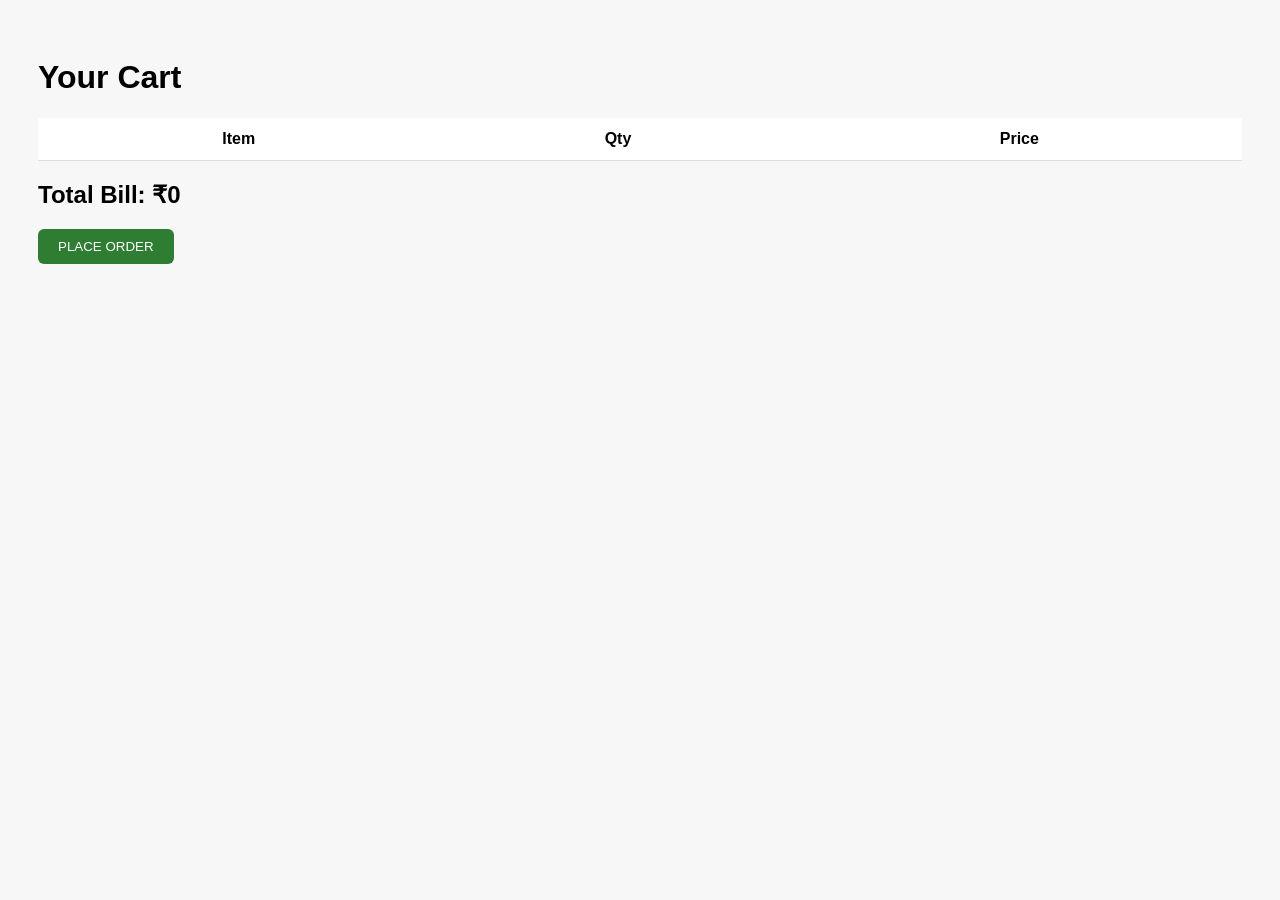
<file: cart.html>
<!DOCTYPE html>
<html>
<head>
<title>Cart</title>
<style>
body{font-family:Arial;background:#f7f7f7;padding:30px}
table{width:100%;background:#fff;border-collapse:collapse}
th,td{padding:12px;border-bottom:1px solid #ddd;text-align:center}
.total{font-weight:bold}
button{background:#2e7d32;color:#fff;padding:10px 20px;border:none;border-radius:6px}
</style>
</head>
<body>

<h1>Your Cart</h1>

<table id="cartTable">
<tr><th>Item</th><th>Qty</th><th>Price</th></tr>
</table>

<h2 id="total"></h2>

<button onclick="placeOrder()">PLACE ORDER</button>

<script>
let cart = JSON.parse(localStorage.getItem("cart")) || [];
let table = document.getElementById("cartTable");
let total = 0;

cart.forEach(i=>{
    total += i.price * i.qty;
    table.innerHTML += `<tr>
        <td>${i.name}</td>
        <td>${i.qty}</td>
        <td>₹${i.price * i.qty}</td>
    </tr>`;
});

document.getElementById("total").innerText = "Total Bill: ₹" + total;

function placeOrder(){
    localStorage.removeItem("cart");
    window.location.href="order-success.html";
}
</script>

</body>
</html>
</file>
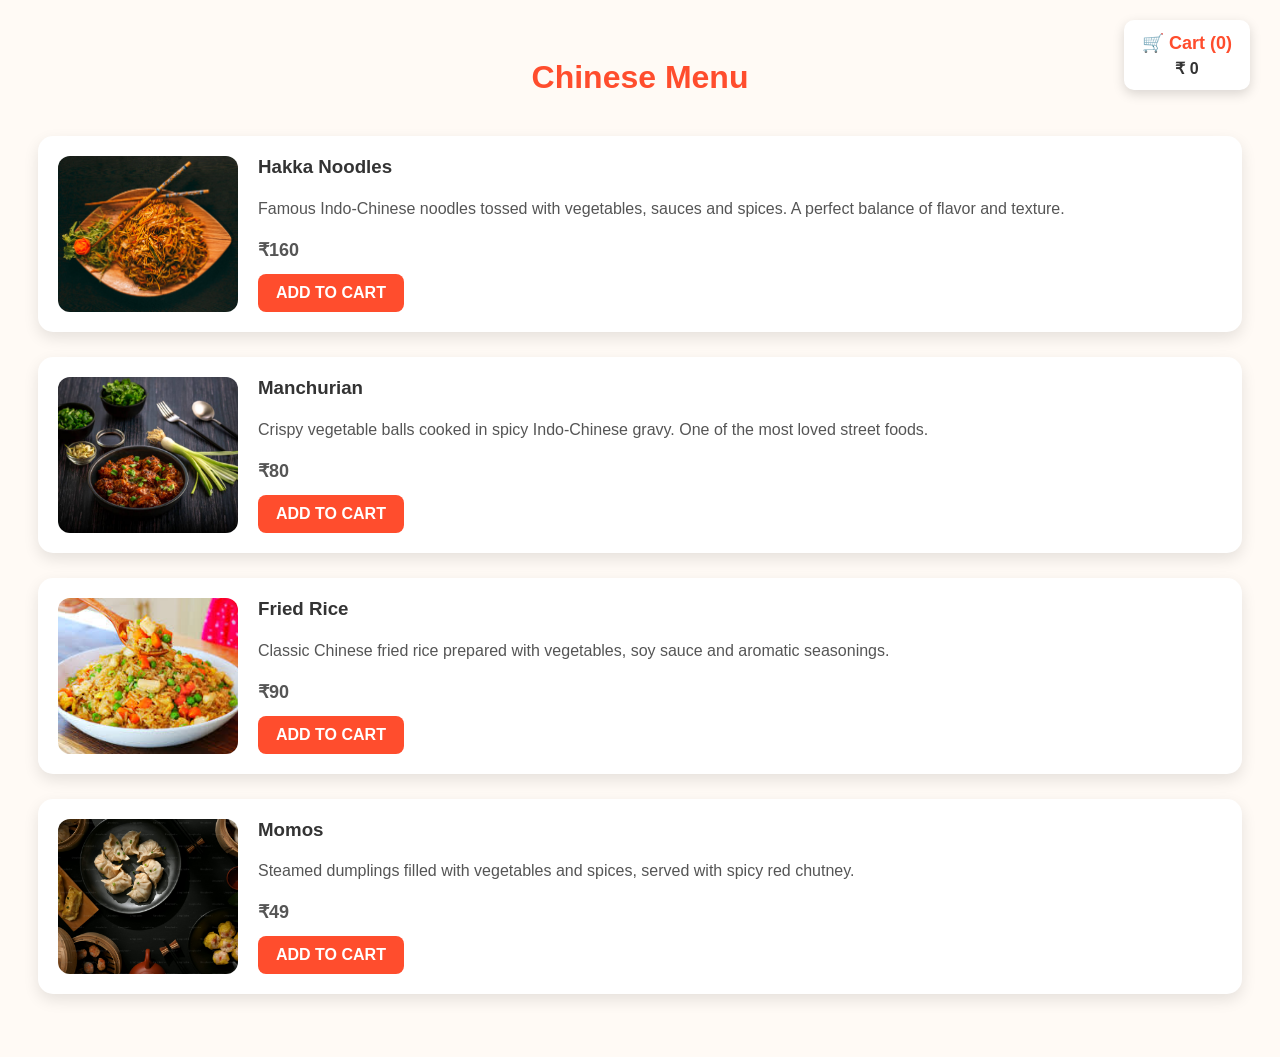
<file: chinese.html>
<!DOCTYPE html>
<html lang="en">

<head>
    <meta charset="UTF-8">
    <title>Chinese Menu</title>

    <style>
        body {
            font-family: Arial, sans-serif;
            background: #fffaf5;
            padding: 30px;
        }

        h1 {
            text-align: center;
            color: #ff4d2d;
            margin-bottom: 40px;
        }

        /* CART BOX */
        .cart-box {
            position: fixed;
            top: 20px;
            right: 30px;
            background: white;
            padding: 12px 18px;
            border-radius: 10px;
            box-shadow: 0 4px 12px rgba(0,0,0,0.15);
            z-index: 999;
            text-align: center;
        }

        .cart-box a {
            text-decoration: none;
            font-size: 18px;
            color: #ff4d2d;
            font-weight: bold;
        }

        .cart-total {
            color: #333;
            font-weight: bold;
            margin-top: 5px;
        }

        /* MENU ITEM */
        .item {
            display: flex;
            gap: 20px;
            background: white;
            padding: 20px;
            margin-bottom: 25px;
            border-radius: 15px;
            box-shadow: 0 6px 15px rgba(0, 0, 0, 0.1);
            transition: transform 0.3s ease, box-shadow 0.3s ease;
        }

        .item:hover {
            transform: translateY(-8px);
            box-shadow: 0 14px 28px rgba(0, 0, 0, 0.2);
        }

        .item img {
            width: 180px;
            border-radius: 12px;
            object-fit: cover;
            transition: transform 0.4s ease;
        }

        .item:hover img {
            transform: scale(1.08);
        }

        .item-content {
            flex: 1;
        }

        .item-content h3 {
            margin-top: 0;
            color: #333;
        }

        .item-content p {
            color: #555;
            line-height: 1.5;
        }

        .price {
            color: #ff4d2d;
            font-weight: bold;
            font-size: 18px;
            margin: 10px 0;
        }

        .btn {
            text-decoration: none;
            color: white;
            background: #ff4d2d;
            padding: 10px 18px;
            border-radius: 8px;
            display: inline-block;
            font-weight: bold;
            transition: background 0.3s ease, transform 0.3s ease;
        }

        .btn:hover {
            background: #e63e22;
            transform: scale(1.05);
        }
    </style>
</head>

<body>

    <!-- CART -->
    <div class="cart-box">
        <a href="cart.html">🛒 Cart (<span id="cartCount">0</span>)</a>
        <div class="cart-total">₹ <span id="cartTotal">0</span></div>
    </div>

    <h1>Chinese Menu</h1>

    <!-- ITEM 1 -->
    <div class="item">
        <img src="images/hakka noodle.jpg">
        <div class="item-content">
            <h3>Hakka Noodles</h3>
            <p>
                Famous Indo-Chinese noodles tossed with vegetables, sauces and spices.
                A perfect balance of flavor and texture.
            </p>
            <p class="price">₹160</p>
            <a href="#" class="btn" onclick="addToCart('Hakka Noodles',160)">ADD TO CART</a>
        </div>
    </div>

    <!-- ITEM 2 -->
    <div class="item">
        <img src="images/manchurian.jpg">
        <div class="item-content">
            <h3>Manchurian</h3>
            <p>
                Crispy vegetable balls cooked in spicy Indo-Chinese gravy.
                One of the most loved street foods.
            </p>
            <p class="price">₹80</p>
            <a href="#" class="btn" onclick="addToCart('Manchurian',80)">ADD TO CART</a>
        </div>
    </div>

    <!-- ITEM 3 -->
    <div class="item">
        <img src="images/fried rice.jpg">
        <div class="item-content">
            <h3>Fried Rice</h3>
            <p>
                Classic Chinese fried rice prepared with vegetables, soy sauce
                and aromatic seasonings.
            </p>
            <p class="price">₹90</p>
            <a href="#" class="btn" onclick="addToCart('Fried Rice',90)">ADD TO CART</a>
        </div>
    </div>

    <!-- ITEM 4 -->
    <div class="item">
        <img src="images/momos.jpg">
        <div class="item-content">
            <h3>Momos</h3>
            <p>
                Steamed dumplings filled with vegetables and spices,
                served with spicy red chutney.
            </p>
            <p class="price">₹49</p>
            <a href="#" class="btn" onclick="addToCart('Momos',49)">ADD TO CART</a>
        </div>
    </div>

    <!-- CART JS -->
    <script src="cart.js"></script>

</body>
</html>
</file>
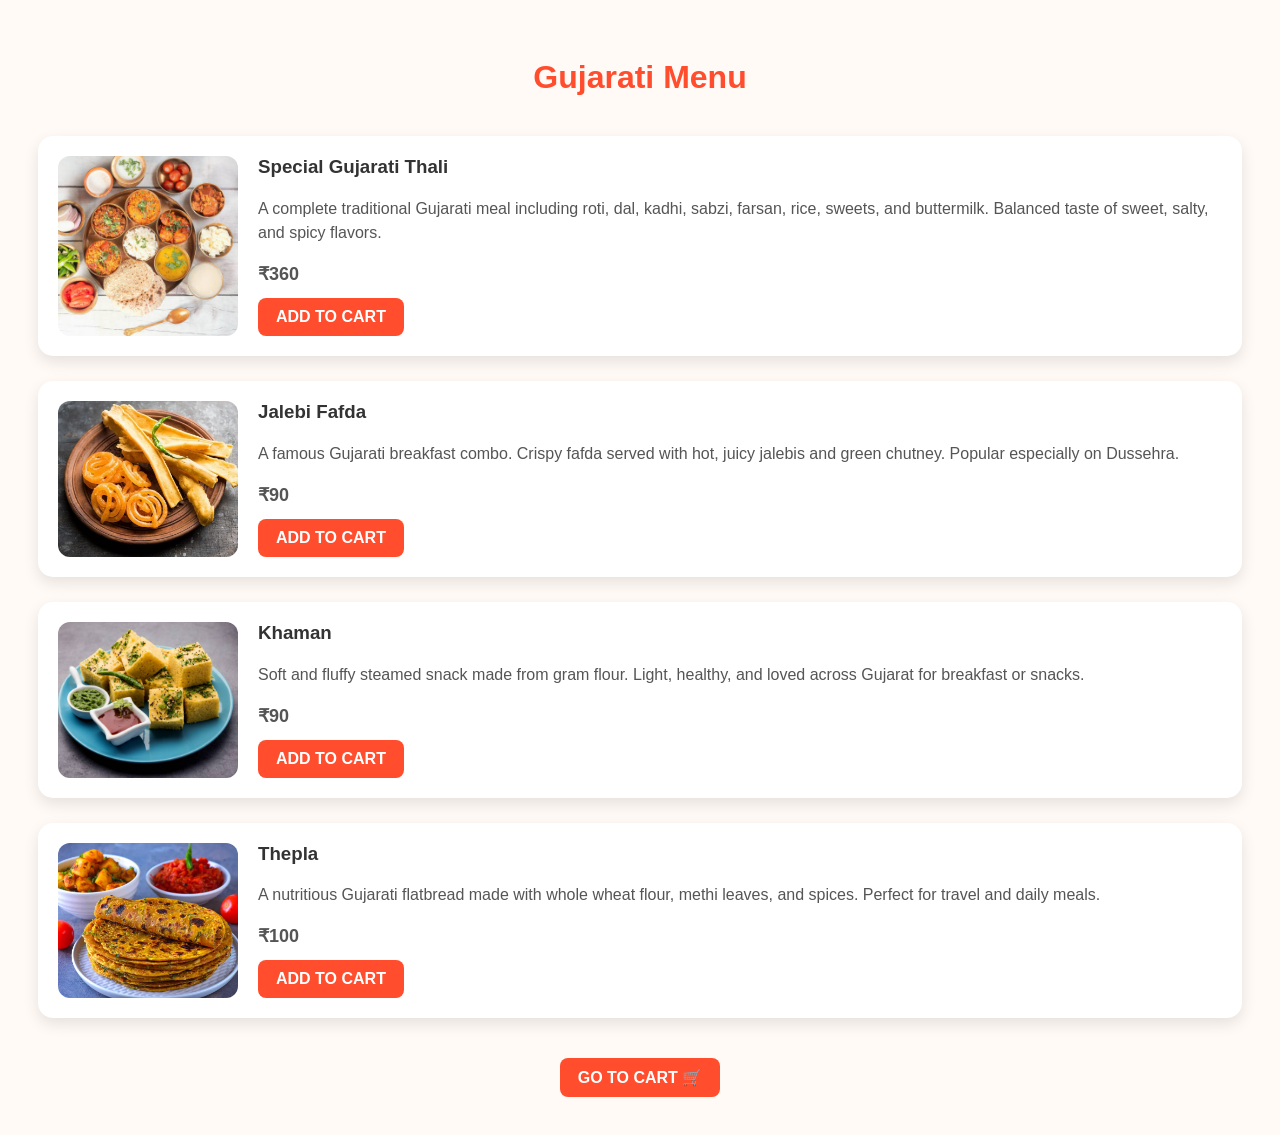
<file: gujarati menu.html>
<!DOCTYPE html>
<html lang="en">

<head>
    <meta charset="UTF-8">
    <title>Gujarati Menu</title>

    <style>
        body {
            font-family: Arial, sans-serif;
            background: #fffaf5;
            padding: 30px;
        }

        h1 {
            text-align: center;
            color: #ff4d2d;
            margin-bottom: 40px;
        }

        .item {
            display: flex;
            gap: 20px;
            background: #ffffff;
            padding: 20px;
            margin-bottom: 25px;
            border-radius: 15px;
            box-shadow: 0 6px 15px rgba(0, 0, 0, 0.1);
            transition: transform 0.3s;
        }

        .item:hover {
            transform: scale(1.02);
        }

        .item img {
            width: 180px;
            border-radius: 12px;
            object-fit: cover;
        }

        .item-content {
            flex: 1;
        }

        .item-content h3 {
            margin-top: 0;
            color: #333;
        }

        .item-content p {
            color: #555;
            line-height: 1.5;
        }

        .price {
            font-size: 18px;
            color: #ff4d2d;
            font-weight: bold;
            margin: 10px 0;
        }

        .btn {
            text-decoration: none;
            color: white;
            background: #ff4d2d;
            padding: 10px 18px;
            border-radius: 8px;
            display: inline-block;
            font-weight: bold;
            transition: background 0.3s;
        }

        .btn:hover {
            background: #e63b1f;
        }

        .cart-link {
            display: block;
            text-align: center;
            margin-top: 40px;
        }
    </style>
</head>

<body>

    <h1>Gujarati Menu</h1>

    <!-- ITEM 1 -->
    <div class="item">
        <img src="images/gujarati thali.jpg">
        <div class="item-content">
            <h3>Special Gujarati Thali</h3>
            <p>
                A complete traditional Gujarati meal including roti, dal, kadhi, sabzi,
                farsan, rice, sweets, and buttermilk. Balanced taste of sweet, salty,
                and spicy flavors.
            </p>
            <p class="price">₹360</p>
            <a href="#" class="btn" onclick="addToCart('Special Gujarati Thali',360)">
                ADD TO CART
            </a>
        </div>
    </div>

    <!-- ITEM 2 -->
    <div class="item">
        <img src="images/jalebi fafda.webp">
        <div class="item-content">
            <h3>Jalebi Fafda</h3>
            <p>
                A famous Gujarati breakfast combo. Crispy fafda served with hot,
                juicy jalebis and green chutney. Popular especially on Dussehra.
            </p>
            <p class="price">₹90</p>
            <a href="#" class="btn" onclick="addToCart('Jalebi Fafda',90)">
                ADD TO CART
            </a>
        </div>
    </div>

    <!-- ITEM 3 -->
    <div class="item">
        <img src="images/khaman.jpg">
        <div class="item-content">
            <h3>Khaman</h3>
            <p>
                Soft and fluffy steamed snack made from gram flour.
                Light, healthy, and loved across Gujarat for breakfast or snacks.
            </p>
            <p class="price">₹90</p>
            <a href="#" class="btn" onclick="addToCart('Khaman',90)">
                ADD TO CART
            </a>
        </div>
    </div>

    <!-- ITEM 4 -->
    <div class="item">
        <img src="images/thepla.webp">
        <div class="item-content">
            <h3>Thepla</h3>
            <p>
                A nutritious Gujarati flatbread made with whole wheat flour,
                methi leaves, and spices. Perfect for travel and daily meals.
            </p>
            <p class="price">₹100</p>
            <a href="#" class="btn" onclick="addToCart('Thepla',100)">
                ADD TO CART
            </a>
        </div>
    </div>

    <!-- GO TO CART -->
    <div class="cart-link">
        <a href="cart.html" class="btn">GO TO CART 🛒</a>
    </div>

    <!-- CART JS -->
    <script src="cart.js"></script>

</body>

</html>
</file>
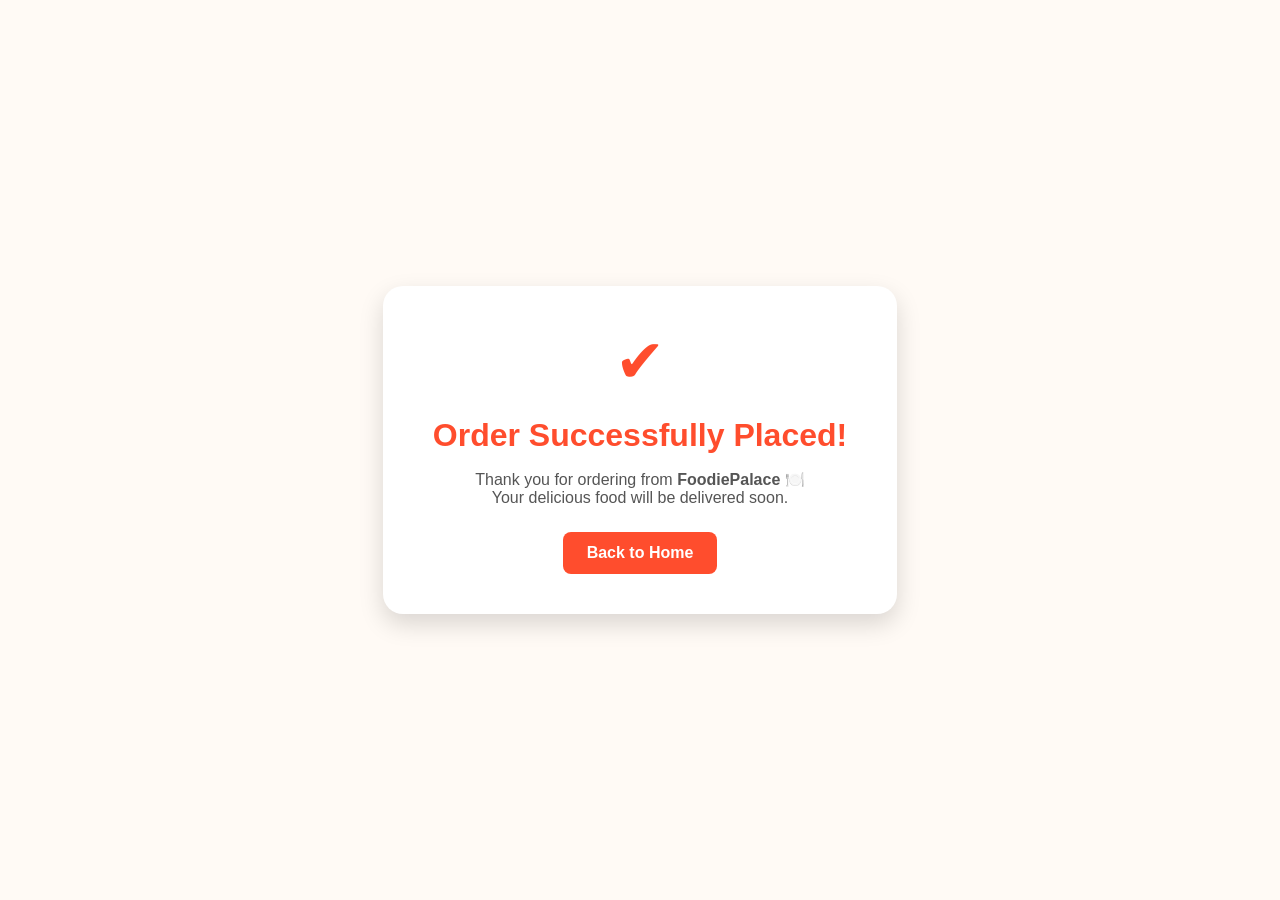
<file: order-success.html>
<!DOCTYPE html>
<html lang="en">

<head>
    <meta charset="UTF-8">
    <title>Order Successful</title>

    <style>
        body {
            margin: 0;
            height: 100vh;
            display: flex;
            justify-content: center;
            align-items: center;
            font-family: Arial, Helvetica, sans-serif;
            background: #fffaf5;
        }

        .success-box {
            background: white;
            padding: 40px 50px;
            border-radius: 20px;
            text-align: center;
            box-shadow: 0 10px 25px rgba(0, 0, 0, 0.15);
            animation: pop 0.6s ease;
        }

        @keyframes pop {
            from {
                transform: scale(0.7);
                opacity: 0;
            }

            to {
                transform: scale(1);
                opacity: 1;
            }
        }

        .success-icon {
            font-size: 60px;
            color: #ff4d2d;
            margin-bottom: 20px;
        }

        h1 {
            color: #ff4d2d;
            margin-bottom: 10px;
        }

        p {
            color: #555;
            margin-bottom: 25px;
            font-size: 16px;
        }

        a {
            text-decoration: none;
            background: #ff4d2d;
            color: white;
            padding: 12px 24px;
            border-radius: 8px;
            font-weight: bold;
            display: inline-block;
            transition: background 0.3s ease, transform 0.3s ease;
        }

        a:hover {
            background: #e63e22;
            transform: scale(1.05);
        }
    </style>
</head>

<body>

    <div class="success-box">
        <div class="success-icon">✔</div>
        <h1>Order Successfully Placed!</h1>
        <p>
            Thank you for ordering from <b>FoodiePalace</b> 🍽️<br>
            Your delicious food will be delivered soon.
        </p>
        <a href="index.html">Back to Home</a>
    </div>

</body>

</html>
</file>
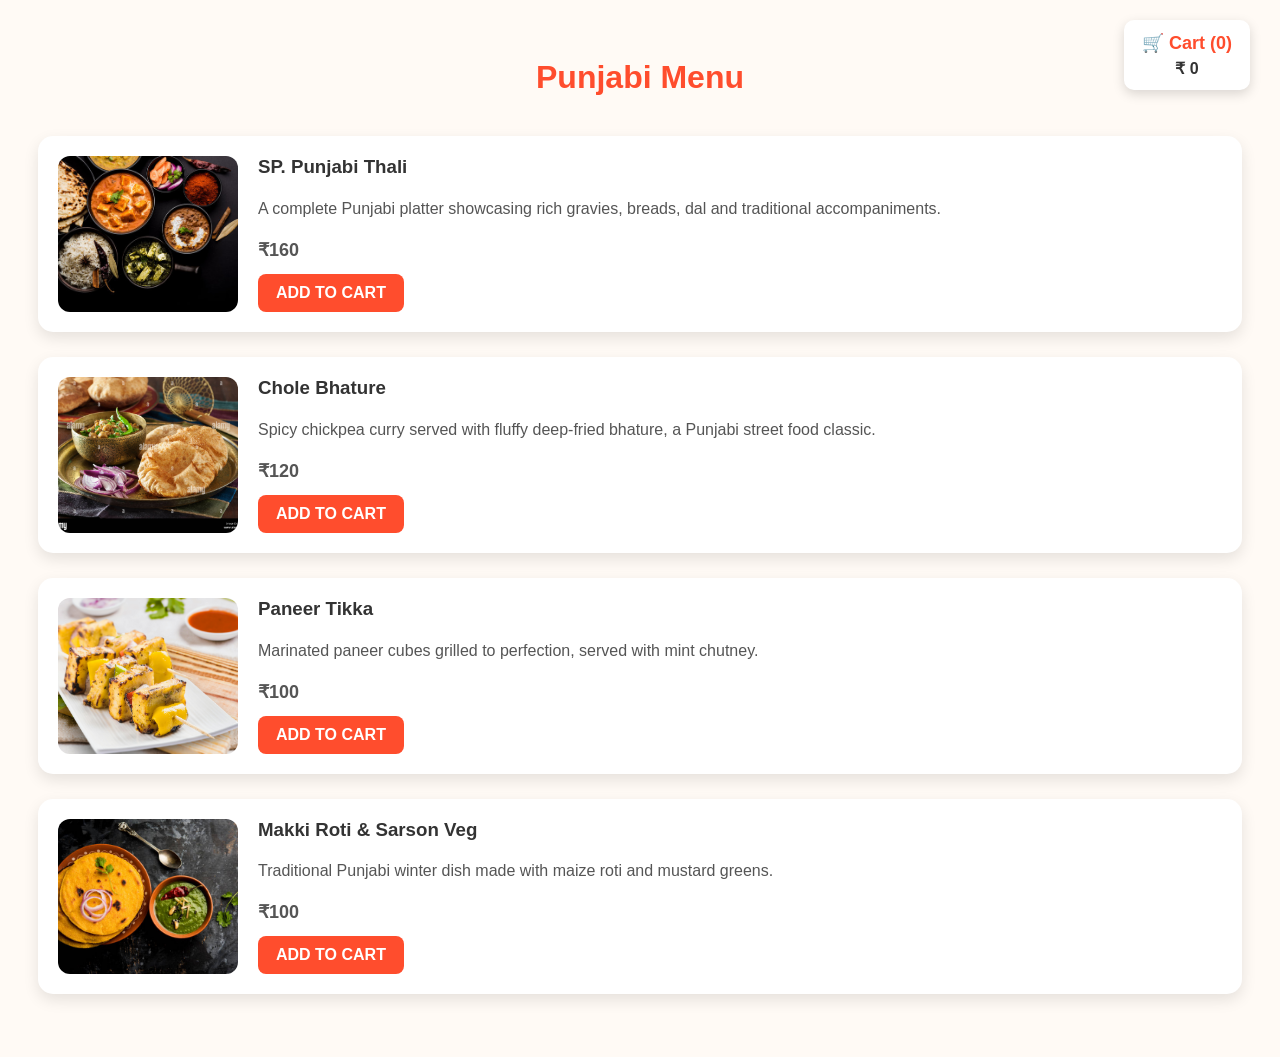
<file: punjabi menu.html>
<!DOCTYPE html>
<html lang="en">

<head>
    <meta charset="UTF-8">
    <title>Punjabi Menu</title>

    <style>
        body {
            font-family: Arial, sans-serif;
            background: #fffaf5;
            padding: 30px;
        }

        h1 {
            text-align: center;
            color: #ff4d2d;
            margin-bottom: 40px;
        }

        /* CART BOX */
        .cart-box {
            position: fixed;
            top: 20px;
            right: 30px;
            background: white;
            padding: 12px 18px;
            border-radius: 10px;
            box-shadow: 0 4px 12px rgba(0,0,0,0.15);
            z-index: 999;
            text-align: center;
        }

        .cart-box a {
            text-decoration: none;
            font-size: 18px;
            color: #ff4d2d;
            font-weight: bold;
        }

        .cart-total {
            color: #333;
            font-weight: bold;
            margin-top: 5px;
        }

        /* MENU ITEM */
        .item {
            display: flex;
            gap: 20px;
            background: white;
            padding: 20px;
            margin-bottom: 25px;
            border-radius: 15px;
            box-shadow: 0 6px 15px rgba(0, 0, 0, 0.1);
            transition: transform 0.3s ease, box-shadow 0.3s ease;
        }

        .item:hover {
            transform: translateY(-8px);
            box-shadow: 0 14px 28px rgba(0, 0, 0, 0.2);
        }

        .item img {
            width: 180px;
            border-radius: 12px;
            object-fit: cover;
            transition: transform 0.4s ease;
        }

        .item:hover img {
            transform: scale(1.08);
        }

        .item-content {
            flex: 1;
        }

        .item-content h3 {
            margin-top: 0;
            color: #333;
        }

        .item-content p {
            color: #555;
            line-height: 1.5;
        }

        .price {
            color: #ff4d2d;
            font-weight: bold;
            font-size: 18px;
            margin: 10px 0;
        }

        .btn {
            text-decoration: none;
            color: white;
            background: #ff4d2d;
            padding: 10px 18px;
            border-radius: 8px;
            display: inline-block;
            font-weight: bold;
            transition: background 0.3s ease, transform 0.3s ease;
        }

        .btn:hover {
            background: #e63e22;
            transform: scale(1.05);
        }
    </style>
</head>

<body>

    <!-- CART -->
    <div class="cart-box">
        <a href="cart.html">🛒 Cart (<span id="cartCount">0</span>)</a>
        <div class="cart-total">₹ <span id="cartTotal">0</span></div>
    </div>

    <h1>Punjabi Menu</h1>

    <!-- ITEM 1 -->
    <div class="item">
        <img src="images/punjabi thali.jpg">
        <div class="item-content">
            <h3>SP. Punjabi Thali</h3>
            <p>
                A complete Punjabi platter showcasing rich gravies, breads,
                dal and traditional accompaniments.
            </p>
            <p class="price">₹160</p>
            <a href="#" class="btn" onclick="addToCart('Punjabi Thali',160)">ADD TO CART</a>
        </div>
    </div>

    <!-- ITEM 2 -->
    <div class="item">
        <img src="images/chole bhature.jpg">
        <div class="item-content">
            <h3>Chole Bhature</h3>
            <p>
                Spicy chickpea curry served with fluffy deep-fried bhature,
                a Punjabi street food classic.
            </p>
            <p class="price">₹120</p>
            <a href="#" class="btn" onclick="addToCart('Chole Bhature',120)">ADD TO CART</a>
        </div>
    </div>

    <!-- ITEM 3 -->
    <div class="item">
        <img src="images/paneer tikka.jpg">
        <div class="item-content">
            <h3>Paneer Tikka</h3>
            <p>
                Marinated paneer cubes grilled to perfection,
                served with mint chutney.
            </p>
            <p class="price">₹100</p>
            <a href="#" class="btn" onclick="addToCart('Paneer Tikka',100)">ADD TO CART</a>
        </div>
    </div>

    <!-- ITEM 4 -->
    <div class="item">
        <img src="images/maize chapati and mustard veg.jpg">
        <div class="item-content">
            <h3>Makki Roti & Sarson Veg</h3>
            <p>
                Traditional Punjabi winter dish made with maize roti
                and mustard greens.
            </p>
            <p class="price">₹100</p>
            <a href="#" class="btn" onclick="addToCart('Makki Roti & Sarson Veg',100)">ADD TO CART</a>
        </div>
    </div>

    <!-- CART JS -->
    <script src="cart.js"></script>

</body>
</html>
</file>
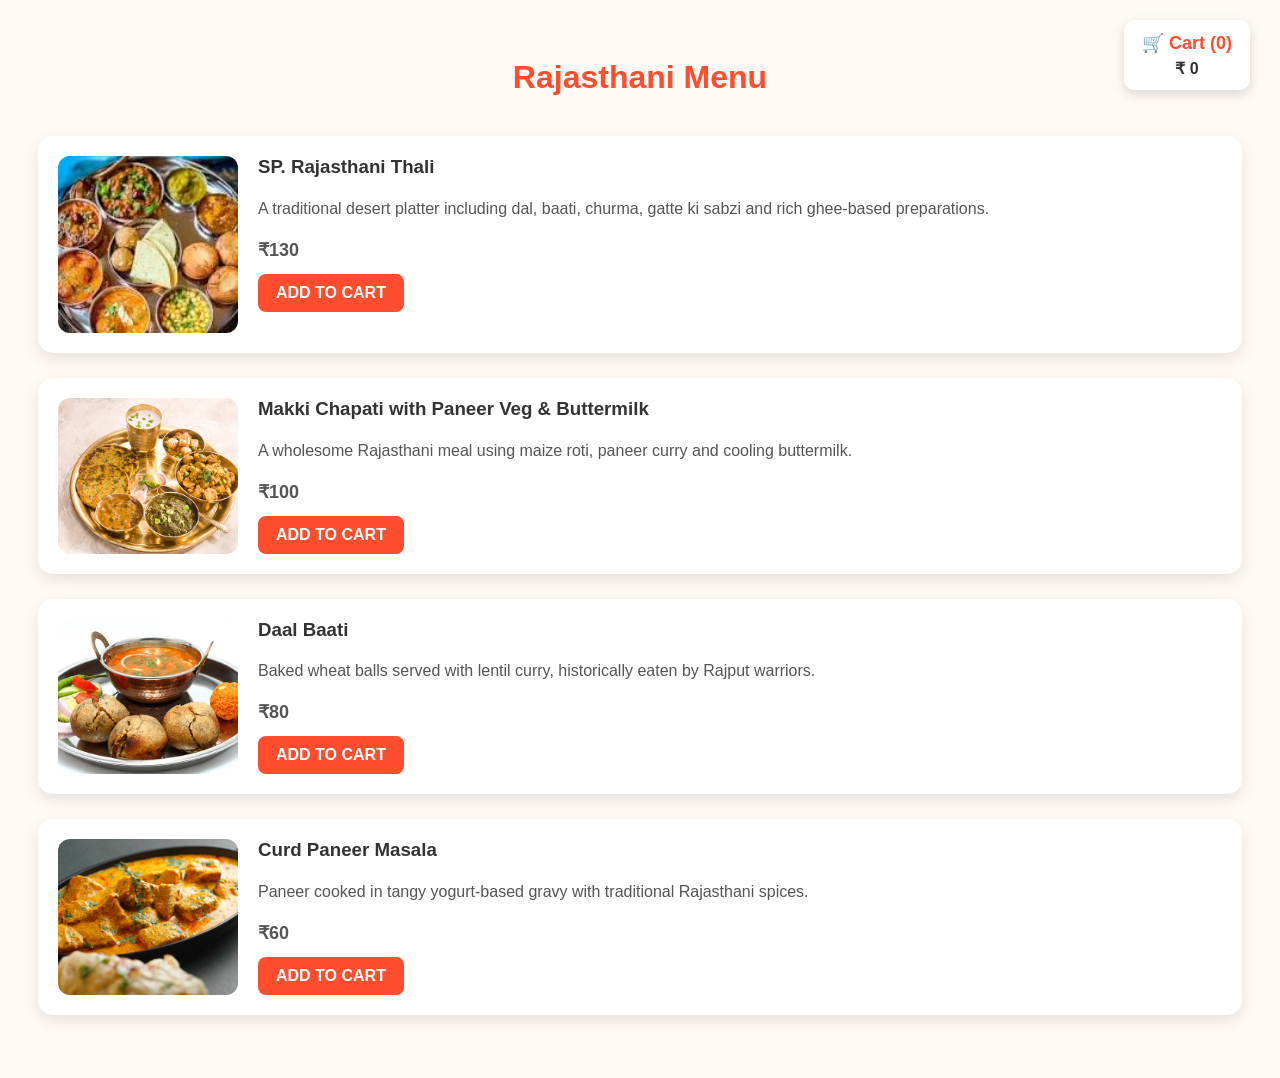
<file: rajasthani.html>
<!DOCTYPE html>
<html lang="en">

<head>
    <meta charset="UTF-8">
    <title>Rajasthani Menu</title>

    <style>
        body {
            font-family: Arial, sans-serif;
            background: #fffaf5;
            padding: 30px;
        }

        h1 {
            text-align: center;
            color: #ff4d2d;
            margin-bottom: 40px;
        }

        /* CART BOX */
        .cart-box {
            position: fixed;
            top: 20px;
            right: 30px;
            background: white;
            padding: 12px 18px;
            border-radius: 10px;
            box-shadow: 0 4px 12px rgba(0,0,0,0.15);
            z-index: 999;
            text-align: center;
        }

        .cart-box a {
            text-decoration: none;
            font-size: 18px;
            color: #ff4d2d;
            font-weight: bold;
        }

        .cart-total {
            color: #333;
            font-weight: bold;
            margin-top: 5px;
        }

        /* MENU CARD */
        .item {
            display: flex;
            gap: 20px;
            background: white;
            padding: 20px;
            margin-bottom: 25px;
            border-radius: 15px;
            box-shadow: 0 6px 15px rgba(0, 0, 0, 0.1);
            transition: transform 0.3s ease, box-shadow 0.3s ease;
        }

        .item:hover {
            transform: translateY(-8px);
            box-shadow: 0 14px 28px rgba(0, 0, 0, 0.2);
        }

        .item img {
            width: 180px;
            border-radius: 12px;
            object-fit: cover;
            transition: transform 0.4s ease;
        }

        .item:hover img {
            transform: scale(1.08);
        }

        .item-content {
            flex: 1;
        }

        .item-content h3 {
            margin-top: 0;
            color: #333;
        }

        .item-content p {
            color: #555;
            line-height: 1.5;
        }

        .price {
            color: #ff4d2d;
            font-weight: bold;
            font-size: 18px;
            margin: 10px 0;
        }

        .btn {
            text-decoration: none;
            color: white;
            background: #ff4d2d;
            padding: 10px 18px;
            border-radius: 8px;
            display: inline-block;
            font-weight: bold;
            transition: background 0.3s ease, transform 0.3s ease;
        }

        .btn:hover {
            background: #e63e22;
            transform: scale(1.05);
        }
    </style>
</head>

<body>

    <!-- CART -->
    <div class="cart-box">
        <a href="cart.html">🛒 Cart (<span id="cartCount">0</span>)</a>
        <div class="cart-total">₹ <span id="cartTotal">0</span></div>
    </div>

    <h1>Rajasthani Menu</h1>

    <!-- ITEM 1 -->
    <div class="item">
        <img src="images/rajasthani thali.jpg">
        <div class="item-content">
            <h3>SP. Rajasthani Thali</h3>
            <p>
                A traditional desert platter including dal, baati, churma,
                gatte ki sabzi and rich ghee-based preparations.
            </p>
            <p class="price">₹130</p>
            <a href="#" class="btn" onclick="addToCart('Rajasthani Thali',130)">ADD TO CART</a>
        </div>
    </div>

    <!-- ITEM 2 -->
    <div class="item">
        <img src="images/maize chapati with saag and buttermilk.jpg">
        <div class="item-content">
            <h3>Makki Chapati with Paneer Veg & Buttermilk</h3>
            <p>
                A wholesome Rajasthani meal using maize roti, paneer curry
                and cooling buttermilk.
            </p>
            <p class="price">₹100</p>
            <a href="#" class="btn" onclick="addToCart('Makki Chapati Combo',100)">ADD TO CART</a>
        </div>
    </div>

    <!-- ITEM 3 -->
    <div class="item">
        <img src="images/daal baati.jpg">
        <div class="item-content">
            <h3>Daal Baati</h3>
            <p>
                Baked wheat balls served with lentil curry,
                historically eaten by Rajput warriors.
            </p>
            <p class="price">₹80</p>
            <a href="#" class="btn" onclick="addToCart('Daal Baati',80)">ADD TO CART</a>
        </div>
    </div>

    <!-- ITEM 4 -->
    <div class="item">
        <img src="images/curd paneer masala.jpg">
        <div class="item-content">
            <h3>Curd Paneer Masala</h3>
            <p>
                Paneer cooked in tangy yogurt-based gravy
                with traditional Rajasthani spices.
            </p>
            <p class="price">₹60</p>
            <a href="#" class="btn" onclick="addToCart('Curd Paneer Masala',60)">ADD TO CART</a>
        </div>
    </div>

    <!-- CART JS -->
    <script src="cart.js"></script>

</body>
</html>
</file>
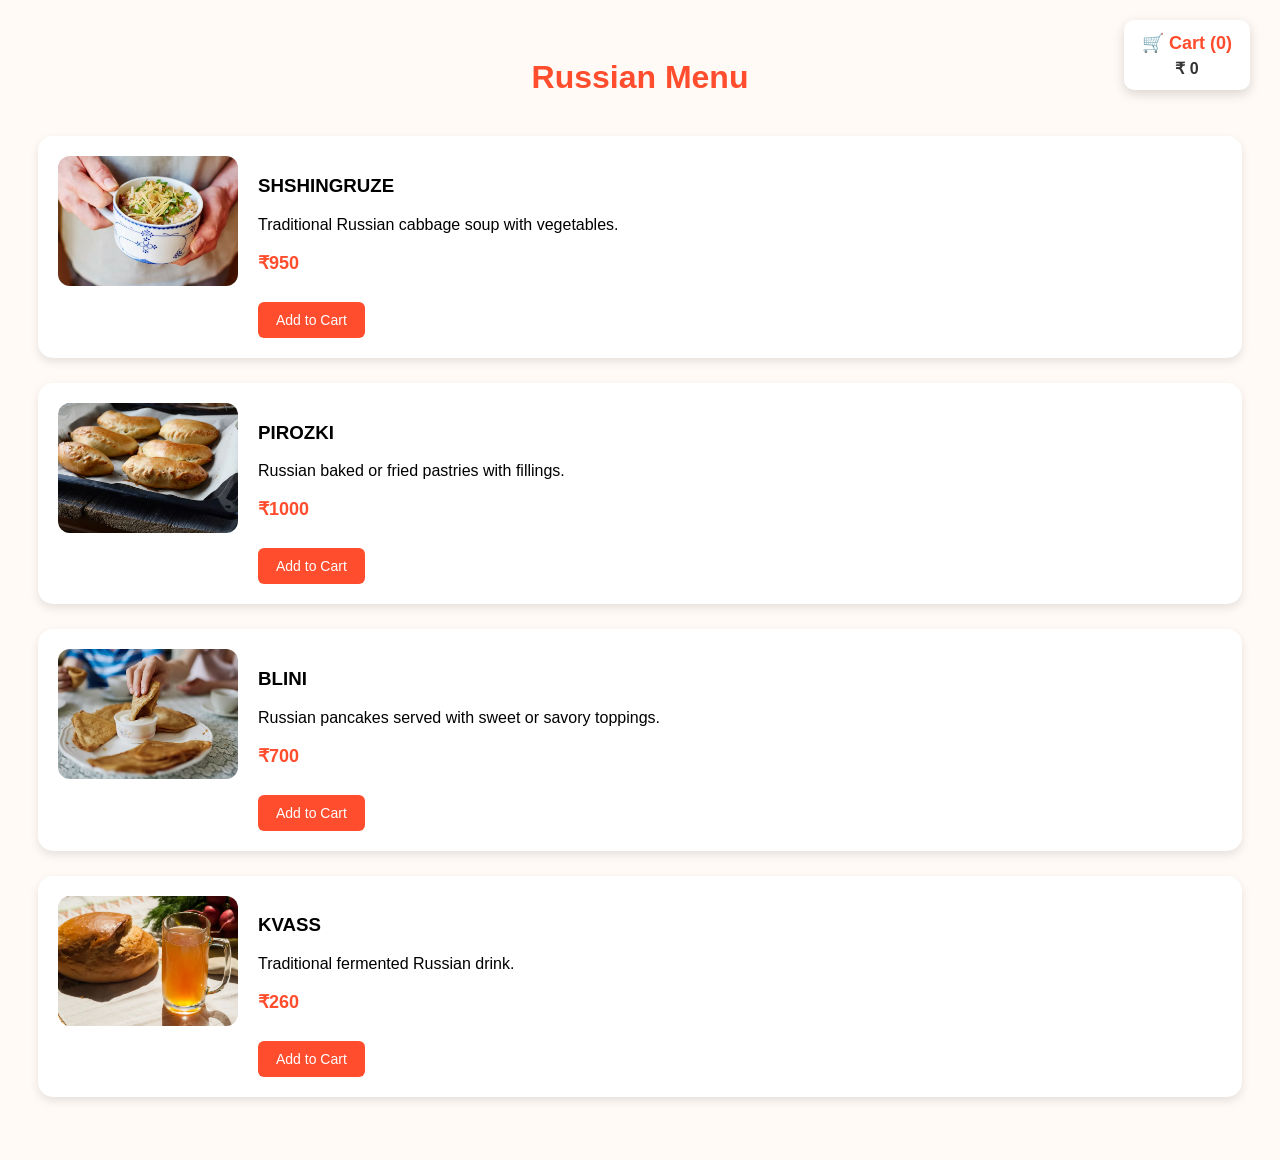
<file: russian menu.html>
<!DOCTYPE html>
<html lang="en">

<head>
    <meta charset="UTF-8">
    <title>Russian Menu</title>

    <style>
        body {
            font-family: Arial, sans-serif;
            background: #fffaf5;
            padding: 30px;
        }

        h1 {
            text-align: center;
            color: #ff4d2d;
            margin-bottom: 40px;
        }

        /* CART FLOAT */
        .cart-box {
            position: fixed;
            top: 20px;
            right: 30px;
            background: white;
            padding: 12px 18px;
            border-radius: 10px;
            box-shadow: 0 4px 12px rgba(0,0,0,0.15);
            z-index: 999;
            text-align: center;
        }

        .cart-box a {
            text-decoration: none;
            font-size: 18px;
            color: #ff4d2d;
            font-weight: bold;
        }

        .cart-total {
            color: #333;
            font-weight: bold;
            margin-top: 5px;
        }

        /* MENU ITEM */
        .item {
            display: flex;
            gap: 20px;
            background: white;
            padding: 20px;
            margin-bottom: 25px;
            border-radius: 15px;
            box-shadow: 0 4px 10px rgba(0, 0, 0, 0.1);
            transition: transform 0.3s ease, box-shadow 0.3s ease;
        }

        .item:hover {
            transform: translateY(-8px);
            box-shadow: 0 12px 25px rgba(0, 0, 0, 0.2);
        }

        .item img {
            width: 180px;
            height: 130px;
            object-fit: cover;
            border-radius: 12px;
            transition: transform 0.4s ease;
        }

        .item:hover img {
            transform: scale(1.08);
        }

        .item div {
            flex: 1;
        }

        .price {
            color: #ff4d2d;
            font-weight: bold;
            font-size: 18px;
        }

        button {
            background: #ff4d2d;
            color: white;
            border: none;
            padding: 10px 18px;
            border-radius: 6px;
            cursor: pointer;
            font-size: 14px;
            margin-top: 10px;
            transition: background 0.3s ease, transform 0.3s ease;
        }

        button:hover {
            background: #e63e22;
            transform: scale(1.05);
        }
    </style>
</head>

<body>

<!-- CART SUMMARY -->
<div class="cart-box">
    <a href="cart.html">🛒 Cart (<span id="cartCount">0</span>)</a>
    <div class="cart-total">₹ <span id="cartTotal">0</span></div>
</div>

<h1>Russian Menu</h1>

<!-- ITEM 1 -->
<div class="item">
    <img src="images/shshi.webp">
    <div>
        <h3>SHSHINGRUZE</h3>
        <p>Traditional Russian cabbage soup with vegetables.</p>
        <p class="price">₹950</p>
        <button onclick="addToCart('SHSHINGRUZE',950)">Add to Cart</button>
    </div>
</div>

<!-- ITEM 2 -->
<div class="item">
    <img src="images/piroshki.webp">
    <div>
        <h3>PIROZKI</h3>
        <p>Russian baked or fried pastries with fillings.</p>
        <p class="price">₹1000</p>
        <button onclick="addToCart('PIROZKI',1000)">Add to Cart</button>
    </div>
</div>

<!-- ITEM 3 -->
<div class="item">
    <img src="images/blini.webp">
    <div>
        <h3>BLINI</h3>
        <p>Russian pancakes served with sweet or savory toppings.</p>
        <p class="price">₹700</p>
        <button onclick="addToCart('BLINI',700)">Add to Cart</button>
    </div>
</div>

<!-- ITEM 4 -->
<div class="item">
    <img src="images/kvass.webp">
    <div>
        <h3>KVASS</h3>
        <p>Traditional fermented Russian drink.</p>
        <p class="price">₹260</p>
        <button onclick="addToCart('KVASS',260)">Add to Cart</button>
    </div>
</div>

<!-- JAVASCRIPT -->
<script>
    let cart = JSON.parse(localStorage.getItem("cart")) || [];

    function addToCart(name, price) {
        let item = cart.find(i => i.name === name);

        if (item) {
            item.qty += 1;
        } else {
            cart.push({ name, price, qty: 1 });
        }

        localStorage.setItem("cart", JSON.stringify(cart));
        updateCartUI();
        alert(name + " added to cart!");
    }

    function updateCartUI() {
        let count = 0;
        let total = 0;

        cart.forEach(item => {
            count += item.qty;
            total += item.price * item.qty;
        });

        document.getElementById("cartCount").innerText = count;
        document.getElementById("cartTotal").innerText = total;
    }

    updateCartUI();
</script>

</body>
</html>
</file>
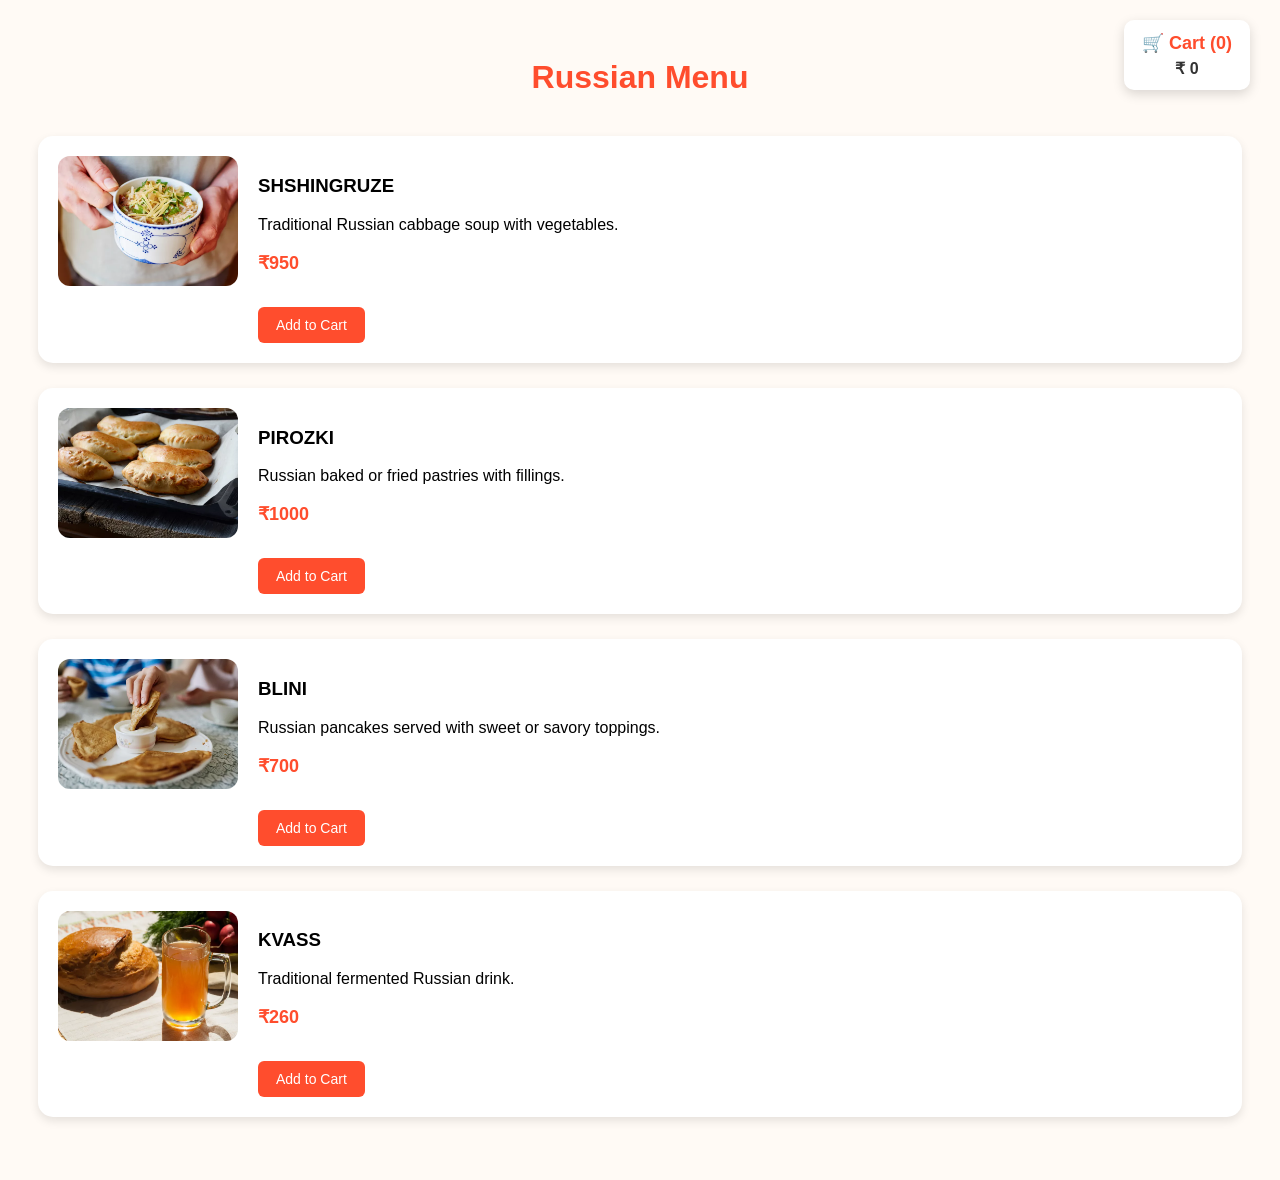
<file: russian.html>
<!DOCTYPE html>
<html lang="en">

<head>
    <meta charset="UTF-8">
    <title>Russian Menu</title>

    <style>
        body {
            font-family: Arial, sans-serif;
            background: #fffaf5;
            padding: 30px;
        }

        h1 {
            text-align: center;
            color: #ff4d2d;
            margin-bottom: 40px;
        }

        /* CART FLOAT */
        .cart-box {
            position: fixed;
            top: 20px;
            right: 30px;
            background: white;
            padding: 12px 18px;
            border-radius: 10px;
            box-shadow: 0 4px 12px rgba(0,0,0,0.15);
            z-index: 999;
            text-align: center;
        }

        .cart-box a {
            text-decoration: none;
            font-size: 18px;
            color: #ff4d2d;
            font-weight: bold;
        }

        .cart-total {
            color: #333;
            font-weight: bold;
            margin-top: 5px;
        }

        /* MENU ITEM */
        .item {
            display: flex;
            gap: 20px;
            background: white;
            padding: 20px;
            margin-bottom: 25px;
            border-radius: 15px;
            box-shadow: 0 4px 10px rgba(0, 0, 0, 0.1);
            transition: transform 0.3s ease, box-shadow 0.3s ease;
        }

        .item:hover {
            transform: translateY(-8px);
            box-shadow: 0 12px 25px rgba(0, 0, 0, 0.2);
        }

        .item img {
            width: 180px;
            height: 130px;
            object-fit: cover;
            border-radius: 12px;
            transition: transform 0.4s ease;
        }

        .item:hover img {
            transform: scale(1.08);
        }

        .item div {
            flex: 1;
        }

        .price {
            color: #ff4d2d;
            font-weight: bold;
            font-size: 18px;
        }

        button {
            background: #ff4d2d;
            color: white;
            border: none;
            padding: 10px 18px;
            border-radius: 6px;
            cursor: pointer;
            font-size: 14px;
            margin-top: 15px;
            transition: ease, transform 0.3s ease;
        }

        button:hover {
            background: #e63e22;
            transform: scale(1.05);
        }
    </style>
</head>

<body>

<!-- CART SUMMARY -->
<div class="cart-box">
    <a href="cart.html">🛒 Cart (<span id="cartCount">0</span>)</a>
    <div class="cart-total">₹ <span id="cartTotal">0</span></div>
</div>

<h1>Russian Menu</h1>

<!-- ITEM 1 -->
<div class="item">
    <img src="images/shshi.webp">
    <div>
        <h3>SHSHINGRUZE</h3>
        <p>Traditional Russian cabbage soup with vegetables.</p>
        <p class="price">₹950</p>
        <button onclick="addToCart('SHSHINGRUZE',950)">Add to Cart</button>
    </div>
</div>

<!-- ITEM 2 -->
<div class="item">
    <img src="images/piroshki.webp">
    <div>
        <h3>PIROZKI</h3>
        <p>Russian baked or fried pastries with fillings.</p>
        <p class="price">₹1000</p>
        <button onclick="addToCart('PIROZKI',1000)">Add to Cart</button>
    </div>
</div>

<!-- ITEM 3 -->
<div class="item">
    <img src="images/blini.webp">
    <div>
        <h3>BLINI</h3>
        <p>Russian pancakes served with sweet or savory toppings.</p>
        <p class="price">₹700</p>
        <button onclick="addToCart('BLINI',700)">Add to Cart</button>
    </div>
</div>

<!-- ITEM 4 -->
<div class="item">
    <img src="images/kvass.webp">
    <div>
        <h3>KVASS</h3>
        <p>Traditional fermented Russian drink.</p>
        <p class="price">₹260</p>
        <button onclick="addToCart('KVASS',260)">Add to Cart</button>
    </div>
</div>

<!-- JAVASCRIPT -->
<script>
    let cart = JSON.parse(localStorage.getItem("cart")) || [];

    function addToCart(name, price) {
        let item = cart.find(i => i.name === name);

        if (item) {
            item.qty += 1;
        } else {
            cart.push({ name, price, qty: 1 });
        }

        localStorage.setItem("cart", JSON.stringify(cart));
        updateCartUI();
        alert(name + " added to cart!");
    }

    function updateCartUI() {
        let count = 0;
        let total = 0;

        cart.forEach(item => {
            count += item.qty;
            total += item.price * item.qty;
        });

        document.getElementById("cartCount").innerText = count;
        document.getElementById("cartTotal").innerText = total;
    }

    updateCartUI();
</script>

</body>
</html>
</file>
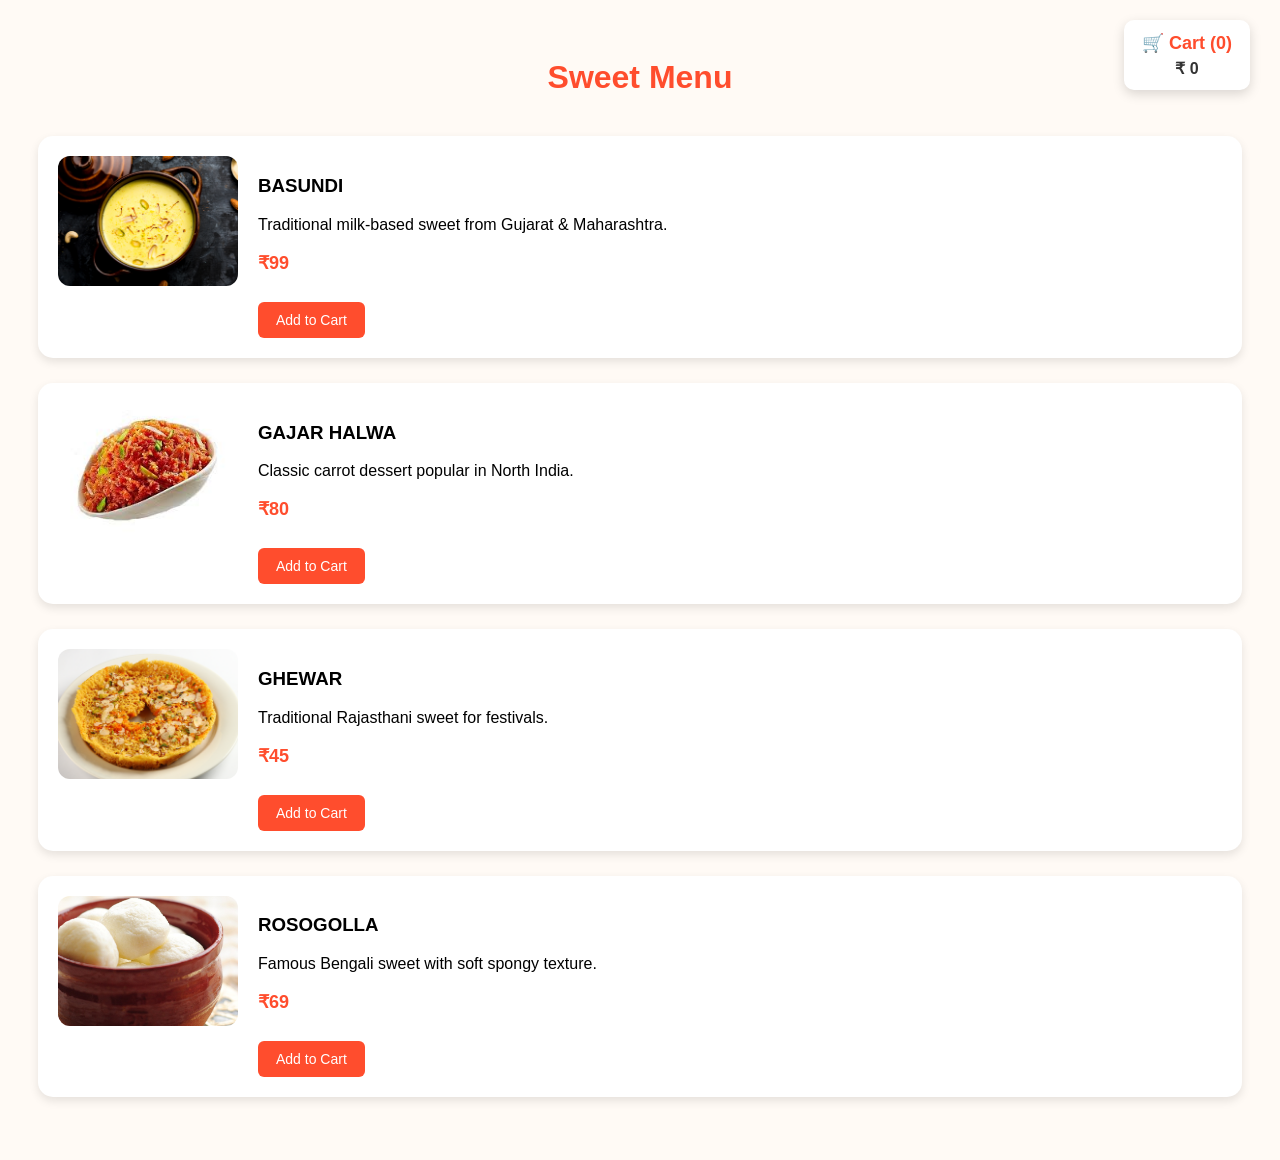
<file: sweet menu.html>
<!DOCTYPE html>
<html lang="en">

<head>
    <meta charset="UTF-8">
    <title>Sweet Menu</title>

    <style>
        body {
            font-family: Arial, sans-serif;
            background: #fffaf5;
            padding: 30px;
        }

        h1 {
            text-align: center;
            color: #ff4d2d;
            margin-bottom: 40px;
        }

        /* CART BOX */
        .cart-box {
            position: fixed;
            top: 20px;
            right: 30px;
            background: white;
            padding: 12px 18px;
            border-radius: 10px;
            box-shadow: 0 4px 12px rgba(0,0,0,0.15);
            z-index: 999;
            text-align: center;
        }

        .cart-box a {
            text-decoration: none;
            font-size: 18px;
            color: #ff4d2d;
            font-weight: bold;
        }

        .cart-total {
            margin-top: 5px;
            font-weight: bold;
            color: #333;
        }

        /* MENU ITEM */
        .item {
            display: flex;
            gap: 20px;
            background: white;
            padding: 20px;
            margin-bottom: 25px;
            border-radius: 15px;
            box-shadow: 0 4px 10px rgba(0, 0, 0, 0.1);
            transition: transform 0.3s ease, box-shadow 0.3s ease;
        }

        .item:hover {
            transform: translateY(-8px);
            box-shadow: 0 12px 25px rgba(0, 0, 0, 0.2);
        }

        .item img {
            width: 180px;
            height: 130px;
            object-fit: cover;
            border-radius: 12px;
            transition: transform 0.4s ease;
        }

        .item:hover img {
            transform: scale(1.08);
        }

        .item div {
            flex: 1;
        }

        .price {
            color: #ff4d2d;
            font-weight: bold;
            font-size: 18px;
        }

        button {
            background: #ff4d2d;
            color: white;
            border: none;
            padding: 10px 18px;
            border-radius: 6px;
            cursor: pointer;
            font-size: 14px;
            margin-top: 10px;
            transition: background 0.3s ease, transform 0.3s ease;
        }

        button:hover {
            background: #e63e22;
            transform: scale(1.05);
        }
    </style>
</head>

<body>

<!-- CART SUMMARY -->
<div class="cart-box">
    <a href="cart.html">🛒 Cart (<span id="cartCount">0</span>)</a>
    <div class="cart-total">₹ <span id="cartTotal">0</span></div>
</div>

<h1>Sweet Menu</h1>

<!-- ITEM 1 -->
<div class="item">
    <img src="images/basundi.png">
    <div>
        <h3>BASUNDI</h3>
        <p>Traditional milk-based sweet from Gujarat & Maharashtra.</p>
        <p class="price">₹99</p>
        <button onclick="addToCart('BASUNDI',99)">Add to Cart</button>
    </div>
</div>

<!-- ITEM 2 -->
<div class="item">
    <img src="images/gajar halwa.jpg">
    <div>
        <h3>GAJAR HALWA</h3>
        <p>Classic carrot dessert popular in North India.</p>
        <p class="price">₹80</p>
        <button onclick="addToCart('GAJAR HALWA',80)">Add to Cart</button>
    </div>
</div>

<!-- ITEM 3 -->
<div class="item">
    <img src="images/ghewar.png">
    <div>
        <h3>GHEWAR</h3>
        <p>Traditional Rajasthani sweet for festivals.</p>
        <p class="price">₹45</p>
        <button onclick="addToCart('GHEWAR',45)">Add to Cart</button>
    </div>
</div>

<!-- ITEM 4 -->
<div class="item">
    <img src="images/bengal.jpg">
    <div>
        <h3>ROSOGOLLA</h3>
        <p>Famous Bengali sweet with soft spongy texture.</p>
        <p class="price">₹69</p>
        <button onclick="addToCart('ROSOGOLLA',69)">Add to Cart</button>
    </div>
</div>

<!-- JAVASCRIPT -->
<script>
    let cart = JSON.parse(localStorage.getItem("cart")) || [];

    function addToCart(name, price) {
        let item = cart.find(i => i.name === name);

        if (item) {
            item.qty += 1;
        } else {
            cart.push({ name, price, qty: 1 });
        }

        localStorage.setItem("cart", JSON.stringify(cart));
        updateCartUI();
        alert(name + " added to cart!");
    }

    function updateCartUI() {
        let count = 0;
        let total = 0;

        cart.forEach(item => {
            count += item.qty;
            total += item.price * item.qty;
        });

        document.getElementById("cartCount").innerText = count;
        document.getElementById("cartTotal").innerText = total;
    }

    updateCartUI();
</script>

</body>
</html>
</file>
